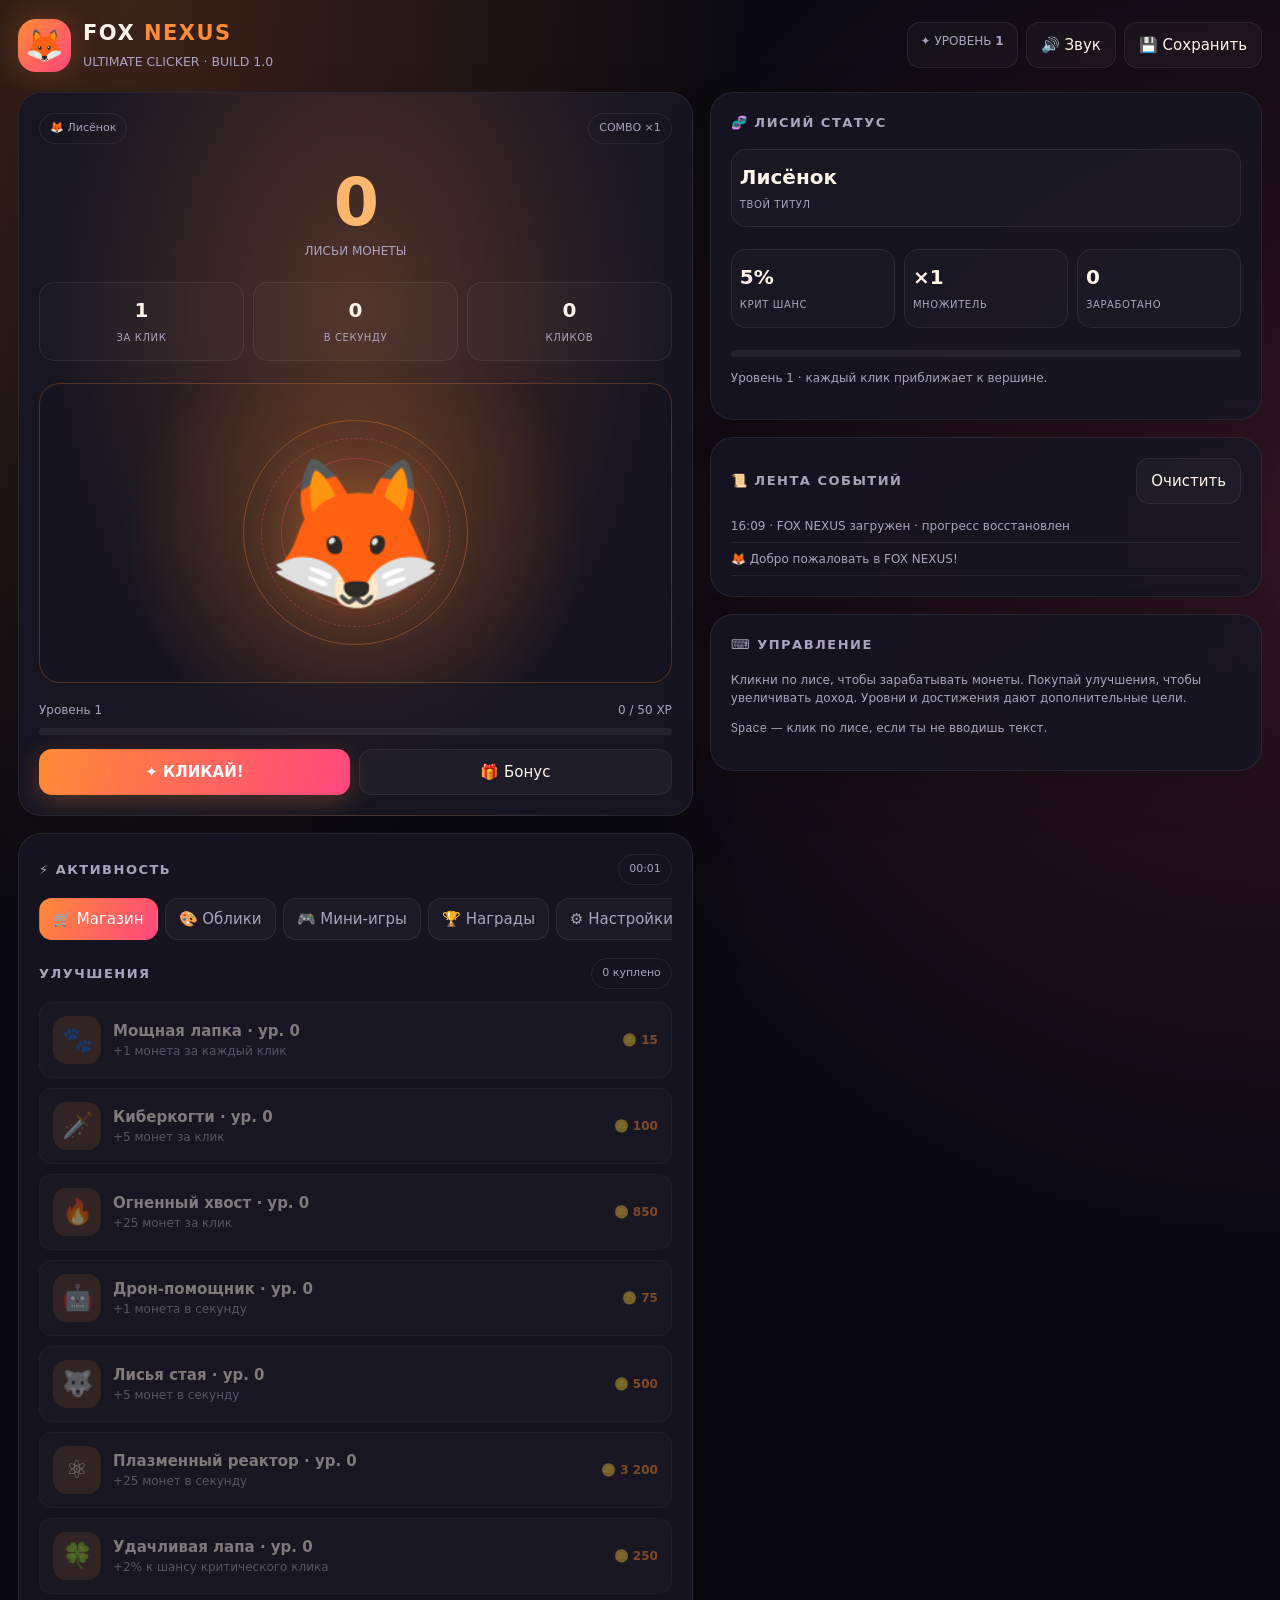
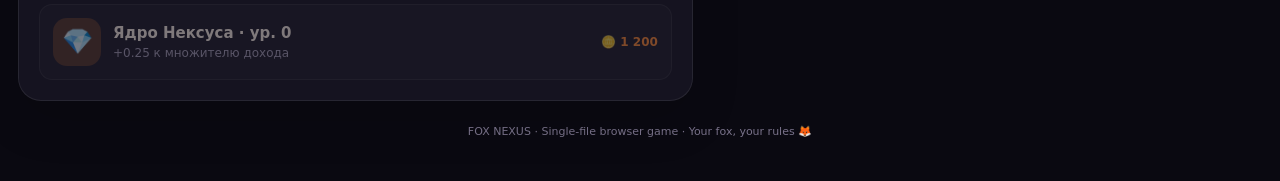
<file: templates/fox.html>
<!DOCTYPE html>
<html lang="ru">
<head>
<meta charset="UTF-8">
<meta name="viewport" content="width=device-width,initial-scale=1">
<title>FOX NEXUS — Ultimate Clicker</title>
<style>
:root{
  --accent:#ff8b36;--accent2:#ff477e;--bg:#0a0911;
  --panel:#171522;--text:#fff5eb;--muted:#aaa3bd;
  --line:#ffffff14;--glow:#ff8b3640;--scale:1;
}
*{box-sizing:border-box}
body{
  margin:0;background:
  radial-gradient(ellipse at 10% 0%,color-mix(in srgb,var(--accent) 20%,transparent),transparent 38%),
  radial-gradient(ellipse at 100% 30%,color-mix(in srgb,var(--accent2) 16%,transparent),transparent 40%),
  var(--bg);
  color:var(--text);font:15px/1.5 system-ui,Segoe UI,sans-serif;
  min-height:100vh;transition:background .35s,color .25s;
}
button,input,select{font:inherit}
button{color:inherit;cursor:pointer}
button:focus-visible,input:focus-visible,select:focus-visible{outline:2px solid var(--accent);outline-offset:3px}
button:disabled{opacity:.45;cursor:not-allowed}
button:active:not(:disabled){transform:scale(.97)}
*{scrollbar-color:var(--accent) transparent}
.app{max-width:1400px;margin:auto;padding:18px}
.top{display:flex;justify-content:space-between;align-items:center;gap:12px;flex-wrap:wrap;margin-bottom:20px}
.brand{display:flex;align-items:center;gap:12px}
.logo{width:53px;height:53px;border-radius:18px;display:grid;place-items:center;font-size:31px;background:linear-gradient(135deg,var(--accent),var(--accent2));box-shadow:0 0 30px var(--glow)}
.brand h1{font-size:21px;margin:0;letter-spacing:1.5px}
.brand small{color:var(--muted)}
.top-right{display:flex;gap:8px;flex-wrap:wrap}
.pill,.btn,.tab,.setting,.upgrade,.achievement{
  border:1px solid var(--line);background:#ffffff08;border-radius:13px;
}
.pill{padding:9px 13px;color:var(--muted);font-size:12px}
.btn{padding:11px 14px;transition:.18s}
.btn:hover,.tab:hover,.upgrade:hover:not(:disabled){border-color:var(--accent);background:#ffffff0c}
.primary{background:linear-gradient(110deg,var(--accent),var(--accent2));border:0;font-weight:800;color:#fff;box-shadow:0 7px 24px var(--glow)}
.primary:hover{filter:brightness(1.1)}
.grid{display:grid;grid-template-columns:minmax(0,1.1fr) minmax(320px,.9fr);gap:17px;align-items:start}
.panel{background:color-mix(in srgb,var(--panel) 93%,transparent);border:1px solid var(--line);border-radius:23px;padding:20px;min-width:0;box-shadow:0 18px 50px #0002;backdrop-filter:blur(15px)}
.panel+.panel{margin-top:17px}
h2{font-size:13px;letter-spacing:1.5px;text-transform:uppercase;color:var(--muted);margin:0 0 16px}
.hero{position:relative;overflow:hidden;text-align:center;background:radial-gradient(ellipse at 50% 30%,var(--glow),transparent 65%),var(--panel)}
.hero-top{display:flex;justify-content:space-between;gap:8px;flex-wrap:wrap;text-align:left}
.badge{font-size:11px;border:1px solid var(--line);border-radius:100px;padding:6px 10px;color:var(--muted)}
.coins{font-size:clamp(35px,6vw,65px);line-height:1.15;font-weight:900;letter-spacing:-2px;margin:22px 0 2px;overflow-wrap:anywhere;background:linear-gradient(90deg,var(--accent),#ffe1a5,var(--accent2));background-size:200%;background-clip:text;color:transparent;animation:gradient 7s linear infinite}
@keyframes gradient{to{background-position:200%}}
.label{font-size:12px;color:var(--muted)}
.mini-stats{display:grid;grid-template-columns:repeat(3,minmax(0,1fr));gap:9px;margin:22px 0}
.stat{border:1px solid var(--line);background:#ffffff05;border-radius:15px;padding:12px 8px;min-width:0}
.stat strong{display:block;font-size:20px;overflow-wrap:anywhere}
.stat span{font-size:10px;color:var(--muted);letter-spacing:.6px}
.fox-stage{height:300px;border:1px solid color-mix(in srgb,var(--accent) 25%,transparent);border-radius:21px;display:grid;place-items:center;position:relative;overflow:hidden;background:radial-gradient(circle,var(--glow),transparent 66%),#00000012}
.ring{position:absolute;width:225px;height:225px;border:1px solid color-mix(in srgb,var(--accent) 35%,transparent);border-radius:50%;animation:spin 18s linear infinite}
.ring:before,.ring:after{content:"";position:absolute;inset:17px;border:1px dashed color-mix(in srgb,var(--accent2) 35%,transparent);border-radius:50%}
.ring:after{inset:37px;border-style:solid}
@keyframes spin{to{transform:rotate(360deg)}}
.fox-button{position:relative;z-index:2;border:0;background:transparent;font-size:clamp(95px,15vw,145px);filter:drop-shadow(0 0 25px var(--glow));user-select:none;touch-action:manipulation;transition:filter .15s}
.fox-button:hover{filter:drop-shadow(0 0 38px var(--accent))}
.fox-button.boop{animation:boop .2s ease}
@keyframes boop{0%{transform:scale(1)}40%{transform:scale(.83) rotate(-7deg)}75%{transform:scale(1.12) rotate(5deg)}100%{transform:scale(1)}}
.particle{position:absolute;z-index:3;pointer-events:none;font-weight:900;color:var(--accent);text-shadow:0 0 12px var(--glow);animation:fly .8s ease-out forwards}
@keyframes fly{to{transform:translate(var(--x),var(--y)) scale(.25) rotate(30deg);opacity:0}}
.progress{height:7px;border-radius:20px;background:#ffffff10;overflow:hidden;margin-top:9px}
.progress div{height:100%;width:0;background:linear-gradient(90deg,var(--accent),var(--accent2));transition:width .2s}
.xp-line{display:flex;justify-content:space-between;gap:10px;margin-top:18px;font-size:12px;color:var(--muted)}
.hero-actions{display:flex;gap:9px;margin-top:14px}
.hero-actions button{flex:1}
.tabs{display:flex;gap:7px;overflow:auto;margin-bottom:15px;padding-bottom:3px}
.tab{padding:9px 13px;white-space:nowrap;color:var(--muted)}
.tab.active{color:white;background:linear-gradient(120deg,var(--accent),var(--accent2));border-color:transparent}
.page{display:none}
.page.active{display:block;animation:appear .18s ease}
@keyframes appear{from{opacity:.5;transform:translateY(4px)}to{opacity:1;transform:none}}
.upgrades{display:grid;gap:10px}
.upgrade{padding:13px;display:flex;align-items:center;gap:12px;text-align:left;width:100%;transition:background .15s,border-color .15s}
.up-icon{width:48px;height:48px;flex-shrink:0;display:grid;place-items:center;border-radius:14px;background:var(--glow);font-size:25px}
.up-info{flex:1;min-width:0}
.up-info strong{display:block}
.up-info small{display:block;color:var(--muted);font-size:12px}
.up-price{white-space:nowrap;font-weight:800;font-size:12px;color:var(--accent)}
.section-head{display:flex;justify-content:space-between;gap:10px;align-items:center;margin-bottom:13px}
.section-head h2{margin:0}
.empty{padding:22px;text-align:center;color:var(--muted);font-size:13px}
.settings-grid{display:grid;gap:13px}
.setting{padding:14px}
.setting label{display:flex;justify-content:space-between;gap:12px;align-items:center;margin-bottom:9px;font-size:13px}
.setting output{color:var(--accent);font-weight:800}
input[type=range]{width:100%;accent-color:var(--accent)}
input[type=checkbox]{accent-color:var(--accent);width:18px;height:18px}
.colors{display:flex;gap:10px;flex-wrap:wrap}
.color-dot{width:34px;height:34px;border:2px solid #ffffff30;border-radius:50%;background:var(--c);cursor:pointer}
.color-dot.selected{outline:2px solid white;outline-offset:3px}
.themes{display:grid;grid-template-columns:repeat(2,minmax(0,1fr));gap:9px}
.theme{padding:13px;text-align:left;border:1px solid var(--line);border-radius:13px;background:#ffffff06}
.theme.selected{border-color:var(--accent);background:var(--glow)}
.theme strong{display:block}.theme small{color:var(--muted)}
.achievements{display:grid;grid-template-columns:repeat(2,minmax(0,1fr));gap:9px}
.achievement{padding:13px}
.achievement.locked{opacity:.48;filter:grayscale(.8)}
.achievement .a-icon{font-size:25px}
.achievement strong{display:block;font-size:12px}
.achievement small{color:var(--muted);font-size:11px}
.game-box{border:1px solid var(--line);border-radius:17px;padding:18px;text-align:center;background:#ffffff05}
.game-target{font-size:64px;min-height:115px;width:100%;border:0;background:transparent}
.game-result{min-height:24px;color:var(--accent);font-weight:800}
.log{max-height:155px;overflow:auto;display:grid;gap:7px;font-size:12px;color:var(--muted)}
.log div{padding-bottom:7px;border-bottom:1px solid var(--line)}
.footer{text-align:center;padding:23px;color:#79728a;font-size:11px}
.toast{position:fixed;z-index:20;bottom:20px;left:50%;transform:translate(-50%,20px);opacity:0;pointer-events:none;background:#201b2d;border:1px solid var(--accent);border-radius:13px;padding:12px 18px;box-shadow:0 10px 40px #0008;transition:.2s;max-width:90vw;text-align:center}
.toast.show{opacity:1;transform:translate(-50%,0)}
body.compact .panel{padding:13px;border-radius:16px}
body.compact .panel+.panel{margin-top:10px}
body.compact .fox-stage{height:220px}
body.no-motion *,body.no-motion *:before,body.no-motion *:after{animation:none!important;transition:none!important}
@media(max-width:850px){.grid{grid-template-columns:1fr}.app{padding:11px}.panel{padding:15px}.fox-stage{height:255px}}
@media(max-width:440px){.mini-stats{gap:5px}.stat strong{font-size:17px}.stat span{font-size:9px}.achievements{grid-template-columns:1fr}.coins{letter-spacing:-1px}}
</style>
</head>
<body>
<div class="app">
<header class="top">
  <div class="brand">
    <div class="logo">🦊</div>
    <div><h1>FOX <span style="color:var(--accent)">NEXUS</span></h1><small>ULTIMATE CLICKER · BUILD 1.0</small></div>
  </div>
  <div class="top-right">
    <div class="pill">✦ УРОВЕНЬ <b id="topLevel">1</b></div>
    <button class="btn" id="soundBtn">🔊 Звук</button>
    <button class="btn" id="saveBtn">💾 Сохранить</button>
  </div>
</header>

<div class="grid">
<main>
<section class="panel hero">
  <div class="hero-top"><span class="badge" id="rank">🦊 Лисёнок</span><span class="badge" id="combo">COMBO ×1</span></div>
  <div class="coins" id="coins">0</div><div class="label">ЛИСЬИ МОНЕТЫ</div>
  <div class="mini-stats">
    <div class="stat"><strong id="power">1</strong><span>ЗА КЛИК</span></div>
    <div class="stat"><strong id="income">0</strong><span>В СЕКУНДУ</span></div>
    <div class="stat"><strong id="allClicks">0</strong><span>КЛИКОВ</span></div>
  </div>
  <div class="fox-stage" id="stage">
    <div class="ring"></div>
    <button class="fox-button" id="fox" aria-label="Кликнуть по лисе">🦊</button>
  </div>
  <div class="xp-line"><span id="levelText">Уровень 1</span><span id="xpText">0 / 50 XP</span></div>
  <div class="progress"><div id="xpBar"></div></div>
  <div class="hero-actions">
    <button class="btn primary" id="clickHelp">✦ КЛИКАЙ!</button>
    <button class="btn" id="bonusBtn">🎁 Бонус</button>
  </div>
</section>

<section class="panel">
  <div class="section-head"><h2>⚡ Активность</h2><span class="badge" id="sessionTime">00:00</span></div>
  <div class="tabs" id="tabs">
    <button class="tab active" data-page="shop">🛒 Магазин</button>
    <button class="tab" data-page="skins">🎨 Облики</button>
    <button class="tab" data-page="games">🎮 Мини-игры</button>
    <button class="tab" data-page="achievements">🏆 Награды</button>
    <button class="tab" data-page="settings">⚙ Настройки</button>
  </div>

  <div class="page active" id="page-shop">
    <div class="section-head"><h2>Улучшения</h2><span class="badge" id="shopCount">0 куплено</span></div>
    <div class="upgrades" id="upgrades"></div>
  </div>

  <div class="page" id="page-skins">
    <h2>Выбери своего лиса</h2>
    <div class="upgrades" id="skins"></div>
    <div class="divider"></div>
    <h2>Цвет энергии</h2>
    <div class="colors" id="colors"></div>
  </div>

  <div class="page" id="page-games">
    <div class="game-box">
      <h2>⚡ Реакция лисы</h2>
      <p class="label">Запусти испытание, дождись зелёного сигнала и нажми кнопку как можно быстрее. Фальстарт не засчитывается.</p>
      <button class="btn primary" id="reactionStart">Начать испытание</button>
      <button class="game-target" id="reactionTarget" disabled>🦊</button>
      <div class="game-result" id="reactionResult">Готов?</div>
      <div class="label">Награда за успех: 25 монет + 10 XP</div>
    </div>
    <div class="divider"></div>
    <div class="game-box">
      <h2>🌠 Лисий сундук</h2>
      <p class="label">Раз в 60 секунд можно открыть сундук и получить случайную награду.</p>
      <button class="btn primary" id="chestBtn">🎁 Открыть сундук</button>
      <div class="game-result" id="chestResult"></div>
    </div>
  </div>

  <div class="page" id="page-achievements">
    <div class="section-head"><h2>Достижения</h2><span class="badge" id="achievementCount">0 / 6</span></div>
    <div class="achievements" id="achievements"></div>
  </div>

  <div class="page" id="page-settings">
    <h2>Персонализация</h2>
    <div class="settings-grid">
      <div class="setting">
        <label for="volume">Громкость <output id="volumeOut">35%</output></label>
        <input id="volume" type="range" min="0" max="100" value="35">
      </div>
      <div class="setting">
        <label for="scale">Размер интерфейса <output id="scaleOut">100%</output></label>
        <input id="scale" type="range" min="85" max="115" value="100">
      </div>
      <div class="setting">
        <label for="particles">Эффекты частиц <input id="particles" type="checkbox" checked></label>
        <label for="motion">Анимации <input id="motion" type="checkbox" checked></label>
        <label for="compact">Компактный режим <input id="compact" type="checkbox"></label>
      </div>
      <div class="setting">
        <label for="numberFormat">Формат чисел</label>
        <select id="numberFormat" style="width:100%;background:#211c30;color:white;border:1px solid var(--line);border-radius:9px;padding:10px">
          <option value="full">Полный: 1 250 000</option>
          <option value="short">Краткий: 1.25M</option>
        </select>
      </div>
      <div class="setting">
        <strong>💾 Сохранение</strong>
        <p class="label">Прогресс хранится в локальном хранилище этого браузера.</p>
        <div class="hero-actions">
          <button class="btn" id="exportBtn">Экспорт</button>
          <button class="btn" id="importBtn">Импорт</button>
        </div>
      </div>
      <div class="setting">
        <strong>⚠ Сброс прогресса</strong>
        <p class="label">Удалит монеты, покупки и уровни. Сначала можно экспортировать сохранение.</p>
        <button class="btn" id="resetBtn">Сбросить игру</button>
      </div>
    </div>
  </div>
</section>
</main>

<aside>
<section class="panel">
  <h2>🧬 Лисий статус</h2>
  <div class="stat"><strong id="rankAside">Лисёнок</strong><span>ТВОЙ ТИТУЛ</span></div>
  <div class="mini-stats">
    <div class="stat"><strong id="crit">5%</strong><span>КРИТ ШАНС</span></div>
    <div class="stat"><strong id="mult">×1</strong><span>МНОЖИТЕЛЬ</span></div>
    <div class="stat"><strong id="totalEarned">0</strong><span>ЗАРАБОТАНО</span></div>
  </div>
  <div class="progress"><div id="levelProgress"></div></div>
  <p class="label" id="rankDesc">Начало великого лисьего пути.</p>
</section>
<section class="panel">
  <div class="section-head"><h2>📜 Лента событий</h2><button class="btn" id="clearLog">Очистить</button></div>
  <div class="log" id="log"><div>🦊 Добро пожаловать в FOX NEXUS!</div></div>
</section>
<section class="panel">
  <h2>⌨ Управление</h2>
  <p class="label">Кликни по лисе, чтобы зарабатывать монеты. Покупай улучшения, чтобы увеличивать доход. Уровни и достижения дают дополнительные цели.</p>
  <p class="label"><kbd>Space</kbd> — клик по лисе, если ты не вводишь текст.</p>
</section>
</aside>
</div>
<footer class="footer">FOX NEXUS · Single-file browser game · Your fox, your rules 🦊</footer>
</div>
<div class="toast" id="toast" role="status" aria-live="polite"></div>
<input id="fileInput" type="file" accept=".json,application/json" hidden>

<script>
"use strict";

const $=id=>document.getElementById(id);
const fmt=(n)=>{
  n=Math.floor(n);
  if($("numberFormat")?.value==="short"){
    if(n>=1e12)return (n/1e12).toFixed(2)+"T";
    if(n>=1e9)return (n/1e9).toFixed(2)+"B";
    if(n>=1e6)return (n/1e6).toFixed(2)+"M";
    if(n>=1e3)return (n/1e3).toFixed(2)+"K";
  }
  return n.toLocaleString("ru-RU");
};
const clamp=(n,a,b)=>Math.max(a,Math.min(b,n));
const STORE="fox_nexus_save_v1";

const defaultState=()=>({
  coins:0,totalEarned:0,clicks:0,manual:0,level:1,xp:0,
  power:1,auto:0,crit:5,mult:1,combo:1,
  upgrades:{},skins:{fox:true},skin:"fox",color:"#ff8b36",
  sound:true,volume:35,scale:100,particles:true,motion:true,
  compact:false,numberFormat:"full",achievements:[],
  bonusReady:true,lastChest:0,lastSave:Date.now(),
  sessionStart:Date.now(),lastClick:0,streak:0
});

let S=defaultState();
let audioCtx=null,toastTimer=null,autoTimer=null,renderTimer=null;
let reactionTimer=null,reactionMode="idle",reactionStart=0;
let pendingExport=false;

const ITEMS=[
 {id:"paw",icon:"🐾",name:"Мощная лапка",desc:"+1 монета за каждый клик",base:15,growth:1.55,kind:"power",value:1},
 {id:"claw",icon:"🗡️",name:"Киберкогти",desc:"+5 монет за клик",base:100,growth:1.65,kind:"power",value:5},
 {id:"fire",icon:"🔥",name:"Огненный хвост",desc:"+25 монет за клик",base:850,growth:1.75,kind:"power",value:25},
 {id:"drone",icon:"🤖",name:"Дрон-помощник",desc:"+1 монета в секунду",base:75,growth:1.6,kind:"auto",value:1},
 {id:"pack",icon:"🐺",name:"Лисья стая",desc:"+5 монет в секунду",base:500,growth:1.7,kind:"auto",value:5},
 {id:"reactor",icon:"⚛️",name:"Плазменный реактор",desc:"+25 монет в секунду",base:3200,growth:1.8,kind:"auto",value:25},
 {id:"luck",icon:"🍀",name:"Удачливая лапа",desc:"+2% к шансу критического клика",base:250,growth:2.0,kind:"crit",value:2},
 {id:"core",icon:"💎",name:"Ядро Нексуса",desc:"+0.25 к множителю дохода",base:1200,growth:2.15,kind:"mult",value:.25}
];
const SKINS=[
 {id:"fox",name:"Огненная лиса",icon:"🦊",price:0,desc:"Классика. Огонь в сердце."},
 {id:"snow",name:"Снежный лис",icon:"🦊",price:500,desc:"Холодный стиль." ,color:"#8fdcff"},
 {id:"void",name:"Лиса Бездны",icon:"🌌",price:2500,desc:"Космическая энергия.",color:"#a78bfa"},
 {id:"cyber",name:"Кибер-лис",icon:"🤖",price:9000,desc:"Технологии будущего.",color:"#52ffd0"},
 {id:"gold",name:"Золотой лис",icon:"🦊",price:30000,desc:"Чистое золото.",color:"#ffd166"},
 {id:"demon",name:"Демон-лис",icon:"😈",price:100000,desc:"Сила легенды.",color:"#ff4d74"}
];
const COLORS=["#ff8b36","#ff477e","#a78bfa","#51e5ff","#56f0b1","#ffd166","#f3f4f6","#f05cff"];
const ACHS=[
 {id:"click1",icon:"🐾",name:"Первый след",desc:"Сделать первый клик",test:()=>S.clicks>=1,reward:10},
 {id:"click100",icon:"💯",name:"Разминка",desc:"Сделать 100 кликов",test:()=>S.clicks>=100,reward:100},
 {id:"coins1k",icon:"💰",name:"Богач",desc:"Заработать 1 000 монет",test:()=>S.totalEarned>=1000,reward:150},
 {id:"level5",icon:"⭐",name:"Восхождение",desc:"Достичь 5 уровня",test:()=>S.level>=5,reward:250},
 {id:"auto10",icon:"🤖",name:"Машина",desc:"Зарабатывать 10 монет/сек",test:()=>S.auto>=10,reward:300},
 {id:"million",icon:"👑",name:"Лисий магнат",desc:"Заработать 1 000 000 монет",test:()=>S.totalEarned>=1000000,reward:5000}
];

function toast(msg){
 const el=$("toast");el.textContent=msg;el.classList.add("show");
 clearTimeout(toastTimer);toastTimer=setTimeout(()=>el.classList.remove("show"),2300);
}
function log(msg){
 const row=document.createElement("div");
 row.textContent=new Date().toLocaleTimeString("ru-RU",{hour:"2-digit",minute:"2-digit"})+" · "+msg;
 $("log").prepend(row);
 while($("log").children.length>25)$("log").lastElementChild.remove();
}
function beep(freq=600,duration=.07,wave="sine"){
 if(!S.sound||S.volume<=0)return;
 try{
  const AC=window.AudioContext||window.webkitAudioContext;if(!AC)return;
  if(!audioCtx)audioCtx=new AC();
  if(audioCtx.state==="suspended")audioCtx.resume();
  const o=audioCtx.createOscillator(),g=audioCtx.createGain();
  o.type=wave;o.frequency.setValueAtTime(freq,audioCtx.currentTime);
  g.gain.setValueAtTime(.0001,audioCtx.currentTime);
  g.gain.exponentialRampToValueAtTime(.12*S.volume/100,audioCtx.currentTime+.01);
  g.gain.exponentialRampToValueAtTime(.0001,audioCtx.currentTime+duration);
  o.connect(g);g.connect(audioCtx.destination);
  o.start();o.stop(audioCtx.currentTime+duration+.02);
 }catch(e){}
}
function applyAppearance(){
 document.documentElement.style.setProperty("--accent",S.color);
 document.documentElement.style.setProperty("--accent2",S.color==="#ff8b36"?"#ff477e":S.color);
 document.documentElement.style.setProperty("--glow",S.color+"40");
 document.documentElement.style.setProperty("--scale",S.scale/100);
 document.body.style.fontSize=(15*S.scale/100)+"px";
 document.body.classList.toggle("compact",S.compact);
 document.body.classList.toggle("no-motion",!S.motion);
 $("soundBtn").textContent=S.sound?"🔊 Звук":"🔇 Звук";
 $("volume").value=S.volume;$("volumeOut").textContent=S.volume+"%";
 $("scale").value=S.scale;$("scaleOut").textContent=S.scale+"%";
 $("particles").checked=S.particles;$("motion").checked=S.motion;
 $("compact").checked=S.compact;$("numberFormat").value=S.numberFormat;
}
function levelNeed(){return Math.floor(50*Math.pow(S.level,1.45))}
function addXP(n){
 S.xp+=n;
 while(S.xp>=levelNeed()){
  S.xp-=levelNeed();S.level++;
  const gift=S.level*25;
  S.coins+=gift;S.totalEarned+=gift;
  toast("⭐ Уровень "+S.level+"! +"+fmt(gift)+" монет");
  log("Новый уровень "+S.level+" · бонус "+fmt(gift));
  beep(780,.14);setTimeout(()=>beep(1050,.18),100);
 }
}
function addCoins(amount,withXP=true){
 if(!Number.isFinite(amount)||amount<=0)return;
 S.coins+=amount;S.totalEarned+=amount;
 if(withXP)addXP(Math.max(1,Math.floor(Math.sqrt(amount))));
}
function clickPower(){
 return Math.max(1,Math.floor((S.power+Math.floor(S.combo/10))*S.mult));
}
function doClick(event,source="manual"){
 const now=Date.now();
 if(source==="manual"){
  if(now-S.lastClick<25)return;
  if(now-S.lastClick<900)S.streak++;else S.streak=0;
  S.combo=clamp(1+Math.floor(S.streak/5),1,10);
  S.lastClick=now;S.clicks++;S.manual++;
 }
 let amount=clickPower();
 const crit=Math.random()*100<S.crit;
 if(crit)amount*=3;
 addCoins(amount);
 if(S.particles&&source==="manual")particle(event,crit?"CRIT! +"+fmt(amount):"+"+fmt(amount));
 $("combo").textContent="COMBO ×"+S.combo;
 if(source==="manual"){
  const fox=$("fox");fox.classList.remove("boop");void fox.offsetWidth;fox.classList.add("boop");
  beep(crit?1000:550,crit?.11:.045,crit?"triangle":"sine");
 }
 checkAchievements();render();
}
function particle(event,text){
 const stage=$("stage"),p=document.createElement("span");
 p.className="particle";p.textContent=text;
 const r=stage.getBoundingClientRect();
 const x=event&&Number.isFinite(event.clientX)?event.clientX-r.left:r.width/2;
 const y=event&&Number.isFinite(event.clientY)?event.clientY-r.top:r.height/2;
 p.style.left=clamp(x,5,r.width-50)+"px";p.style.top=clamp(y,5,r.height-30)+"px";
 p.style.setProperty("--x",(Math.random()*90-45)+"px");
 p.style.setProperty("--y",(-50-Math.random()*65)+"px");
 stage.append(p);p.addEventListener("animationend",()=>p.remove(),{once:true});
}
function price(item){return Math.floor(item.base*Math.pow(item.growth,S.upgrades[item.id]||0))}
function buy(id){
 const item=ITEMS.find(i=>i.id===id);if(!item)return;
 const cost=price(item);
 if(S.coins<cost){toast("Не хватает монет! Нужно ещё "+fmt(cost-S.coins));beep(180,.1,"square");return}
 S.coins-=cost;S.upgrades[id]=(S.upgrades[id]||0)+1;
 if(item.kind==="power")S.power+=item.value;
 if(item.kind==="auto")S.auto+=item.value;
 if(item.kind==="crit")S.crit=clamp(S.crit+item.value,0,75);
 if(item.kind==="mult")S.mult+=item.value;
 addXP(Math.max(2,Math.floor(cost/10)));
 log("Куплено: "+item.name+" · уровень "+S.upgrades[id]);
 toast("Куплено: "+item.name+"!");
 beep(720,.08);setTimeout(()=>beep(920,.1),75);
 checkAchievements();render();
}
function renderShop(){
 const root=$("upgrades");root.replaceChildren();
 let count=0;
 for(const item of ITEMS){
  const lv=S.upgrades[item.id]||0;count+=lv;
  const cost=price(item),can=S.coins>=cost;
  const b=document.createElement("button");
  b.className="upgrade";b.dataset.buy=item.id;b.disabled=!can;
  const icon=document.createElement("span");icon.className="up-icon";icon.textContent=item.icon;
  const info=document.createElement("span");info.className="up-info";
  const name=document.createElement("strong");name.textContent=item.name+" · ур. "+lv;
  const desc=document.createElement("small");desc.textContent=item.desc;
  info.append(name,desc);
  const priceEl=document.createElement("span");priceEl.className="up-price";priceEl.textContent="🪙 "+fmt(cost);
  b.append(icon,info,priceEl);root.append(b);
 }
 $("shopCount").textContent=count+" куплено";
}
function renderSkins(){
 const root=$("skins");root.replaceChildren();
 for(const skin of SKINS){
  const owned=!!S.skins[skin.id],selected=S.skin===skin.id;
  const b=document.createElement("button");b.className="upgrade";b.dataset.skin=skin.id;
  const icon=document.createElement("span");icon.className="up-icon";icon.textContent=skin.icon;
  if(skin.color)icon.style.color=skin.color;
  const info=document.createElement("span");info.className="up-info";
  const n=document.createElement("strong");n.textContent=skin.name+(selected?" ✓":"");
  const d=document.createElement("small");d.textContent=skin.desc;
  info.append(n,d);
  const priceEl=document.createElement("span");priceEl.className="up-price";
  priceEl.textContent=selected?"Выбран":owned?"Надеть":"🪙 "+fmt(skin.price);
  b.append(icon,info,priceEl);root.append(b);
 }
 $("colors").replaceChildren();
 for(const color of COLORS){
  const b=document.createElement("button");b.className="color-dot"+(S.color===color?" selected":"");
  b.style.setProperty("--c",color);b.title=color;b.dataset.color=color;b.setAttribute("aria-label","Цвет "+color);
  $("colors").append(b);
 }
}
function selectSkin(id){
 const skin=SKINS.find(s=>s.id===id);if(!skin)return;
 if(!S.skins[id]){
  if(S.coins<skin.price){toast("Нужно "+fmt(skin.price)+" монет");return}
  S.coins-=skin.price;S.skins[id]=true;log("Открыт облик: "+skin.name);
 }
 S.skin=id;$("fox").textContent=skin.id==="void"?"🌌":skin.id==="cyber"?"🤖":skin.id==="demon"?"😈":"🦊";
 if(skin.color)S.color=skin.color;
 applyAppearance();render();toast("Облик выбран: "+skin.name);beep(800,.1);
}
function checkAchievements(){
 for(const a of ACHS){
  if(!S.achievements.includes(a.id)&&a.test()){
   S.achievements.push(a.id);S.coins+=a.reward;S.totalEarned+=a.reward;
   log("Достижение: "+a.name+" · награда "+fmt(a.reward));
   toast("🏆 "+a.name+" · +"+fmt(a.reward));
   beep(900,.15);addXP(10);
  }
 }
}
function renderAchievements(){
 const root=$("achievements");root.replaceChildren();
 for(const a of ACHS){
  const done=S.achievements.includes(a.id);
  const box=document.createElement("div");box.className="achievement"+(done?"":" locked");
  const icon=document.createElement("div");icon.className="a-icon";icon.textContent=done?a.icon:"🔒";
  const n=document.createElement("strong");n.textContent=a.name;
  const d=document.createElement("small");d.textContent=done?"Выполнено ✓":a.desc+" · "+fmt(a.reward)+" монет";
  box.append(icon,n,d);root.append(box);
 }
 $("achievementCount").textContent=S.achievements.length+" / "+ACHS.length;
}
function rankName(){
 if(S.level>=30)return "Лисий бог";
 if(S.level>=20)return "Повелитель Нексуса";
 if(S.level>=12)return "Кибер-лис";
 if(S.level>=7)return "Лисий магнат";
 if(S.level>=3)return "Хитрый лис";
 return "Лисёнок";
}
function render(){
 $("coins").textContent=fmt(S.coins);
 $("power").textContent=fmt(clickPower());
 $("income").textContent=fmt(S.auto*S.mult);
 $("allClicks").textContent=fmt(S.clicks);
 $("topLevel").textContent=S.level;
 $("levelText").textContent="Уровень "+S.level;
 $("xpText").textContent=fmt(S.xp)+" / "+fmt(levelNeed())+" XP";
 $("xpBar").style.width=clamp(S.xp/levelNeed()*100,0,100)+"%";
 $("levelProgress").style.width=clamp(S.xp/levelNeed()*100,0,100)+"%";
 $("crit").textContent=S.crit+"%";
 $("mult").textContent="×"+S.mult.toFixed(2).replace(/0+$/,"").replace(/\.$/,"");
 $("totalEarned").textContent=fmt(S.totalEarned);
 $("rank").textContent="🦊 "+rankName();
 $("rankAside").textContent=rankName();
 $("rankDesc").textContent="Уровень "+S.level+" · каждый клик приближает к вершине.";
 const sec=Math.floor((Date.now()-S.sessionStart)/1000);
 $("sessionTime").textContent=String(Math.floor(sec/60)).padStart(2,"0")+":"+String(sec%60).padStart(2,"0");
 renderShop();renderSkins();renderAchievements();
}
function save(silent=false){
 try{
  S.lastSave=Date.now();localStorage.setItem(STORE,JSON.stringify(S));
  if(!silent){toast("💾 Прогресс сохранён");log("Игра сохранена");}
 }catch(e){if(!silent)toast("Не удалось сохранить. Проверь настройки браузера.");}
}
function load(){
 try{
  const raw=localStorage.getItem(STORE);if(!raw)return;
  const data=JSON.parse(raw);if(!data||typeof data!=="object")return;
  const base=defaultState();
  S={...base,...data,
   upgrades:{...base.upgrades,...(data.upgrades||{})},
   skins:{...base.skins,...(data.skins||{})},
   achievements:Array.isArray(data.achievements)?data.achievements:[],
   sessionStart:Date.now()
  };
  // Защита от некорректных значений в сохранении.
  for(const k of ["coins","totalEarned","clicks","manual","level","xp","power","auto","crit","mult","volume","scale"]){
   if(!Number.isFinite(S[k])||S[k]<0)S[k]=base[k];
  }
  S.level=Math.max(1,Math.floor(S.level));
  S.crit=clamp(S.crit,0,75);S.volume=clamp(S.volume,0,100);S.scale=clamp(S.scale,85,115);
 }catch(e){S=defaultState();}
}
function exportSave(){
 const blob=new Blob([JSON.stringify(S,null,2)],{type:"application/json"});
 const url=URL.createObjectURL(blob),a=document.createElement("a");
 a.href=url;a.download="fox-nexus-save.json";a.click();
 setTimeout(()=>URL.revokeObjectURL(url),1000);toast("Файл сохранения подготовлен");
}
function switchPage(page){
 document.querySelectorAll(".tab").forEach(b=>b.classList.toggle("active",b.dataset.page===page));
 document.querySelectorAll(".page").forEach(p=>p.classList.toggle("active",p.id==="page-"+page));
}
function stopReaction(){
 clearTimeout(reactionTimer);reactionTimer=null;reactionMode="idle";
 $("reactionTarget").disabled=true;$("reactionTarget").textContent="🦊";
 $("reactionTarget").style.background="transparent";
}
function startReaction(){
 stopReaction();reactionMode="waiting";
 $("reactionStart").disabled=true;$("reactionTarget").disabled=false;
 $("reactionTarget").textContent="⏳";$("reactionResult").textContent="Жди зелёного сигнала...";
 $("reactionTarget").style.background="#ffbd2412";
 reactionTimer=setTimeout(()=>{
  if(reactionMode!=="waiting")return;
  reactionMode="ready";reactionStart=performance.now();
  $("reactionTarget").textContent="🟢 ЖМИ!";
  $("reactionTarget").style.background="#38ef8c24";
  beep(900,.1);
 },1000+Math.random()*2500);
}
function reactionClick(){
 if(reactionMode==="waiting"){
  stopReaction();$("reactionResult").textContent="Фальстарт! Попробуй ещё раз.";
  $("reactionStart").disabled=false;beep(200,.1,"square");return;
 }
 if(reactionMode!=="ready")return;
 const ms=Math.round(performance.now()-reactionStart);
 stopReaction();$("reactionStart").disabled=false;
 if(ms<800){
  addCoins(25);addXP(10);
  $("reactionResult").textContent=ms+" мс · Отличная реакция! +25 🪙";
  log("Мини-игра: реакция "+ms+" мс · награда 25 монет");
  toast("🎯 Испытание пройдено!");
 }else{
  $("reactionResult").textContent=ms+" мс · Можно быстрее!";
 }
 checkAchievements();render();save(true);
}
function openChest(){
 const now=Date.now(),remaining=60000-(now-S.lastChest);
 if(S.lastChest&&remaining>0){
  $("chestResult").textContent="Следующий сундук через "+Math.ceil(remaining/1000)+" сек.";
  return;
 }
 const reward=25+Math.floor(Math.random()*176)+S.level*5;
 S.lastChest=now;addCoins(reward);addXP(8);
 $("chestResult").textContent="🎉 Ты получил "+fmt(reward)+" монет!";
 log("Открыт лисий сундук · +"+fmt(reward));
 toast("🎁 Сундук: +"+fmt(reward));beep(820,.13);
 checkAchievements();render();save(true);
}

/* Все покупки обрабатываются через один делегированный обработчик. */
$("upgrades").addEventListener("click",e=>{
 const b=e.target.closest("[data-buy]");if(b&&!b.disabled)buy(b.dataset.buy);
});
$("skins").addEventListener("click",e=>{
 const b=e.target.closest("[data-skin]");if(b)selectSkin(b.dataset.skin);
});
$("colors").addEventListener("click",e=>{
 const b=e.target.closest("[data-color]");if(!b)return;
 S.color=b.dataset.color;applyAppearance();renderSkins();save(true);beep(600,.05);
});
$("fox").addEventListener("click",e=>doClick(e));
$("clickHelp").addEventListener("click",()=>{$("fox").focus();toast("Жми на большую лису 🦊")});
$("bonusBtn").addEventListener("click",()=>{
 if(!S.bonusReady){toast("Бонус уже получен в этой сессии!");return}
 S.bonusReady=false;const n=100+S.level*20;
 addCoins(n);addXP(15);toast("🎁 Ежедневный бонус: +"+fmt(n));
 log("Получен стартовый бонус "+fmt(n));render();save(true);
});
$("tabs").addEventListener("click",e=>{
 const b=e.target.closest("[data-page]");if(b)switchPage(b.dataset.page);
});
$("soundBtn").addEventListener("click",()=>{
 S.sound=!S.sound;applyAppearance();save(true);
 if(S.sound)beep(700,.08);else toast("Звук выключен");
});
$("saveBtn").addEventListener("click",()=>save());
$("clearLog").addEventListener("click",()=>$("log").replaceChildren());
$("volume").addEventListener("input",e=>{S.volume=+e.target.value;applyAppearance();});
$("volume").addEventListener("change",()=>save(true));
$("scale").addEventListener("input",e=>{S.scale=+e.target.value;applyAppearance();});
$("scale").addEventListener("change",()=>save(true));
$("particles").addEventListener("change",e=>{S.particles=e.target.checked;save(true)});
$("motion").addEventListener("change",e=>{S.motion=e.target.checked;applyAppearance();save(true)});
$("compact").addEventListener("change",e=>{S.compact=e.target.checked;applyAppearance();save(true)});
$("numberFormat").addEventListener("change",e=>{S.numberFormat=e.target.value;render();save(true)});
$("reactionStart").addEventListener("click",startReaction);
$("reactionTarget").addEventListener("click",reactionClick);
$("chestBtn").addEventListener("click",openChest);
$("exportBtn").addEventListener("click",exportSave);
$("importBtn").addEventListener("click",()=>$("fileInput").click());
$("fileInput").addEventListener("change",async e=>{
 const file=e.target.files?.[0];if(!file)return;
 try{
  const data=JSON.parse(await file.text());
  if(!data||typeof data!=="object"||!Number.isFinite(data.coins)||!data.upgrades||!data.skins)throw Error("invalid");
  if(!confirm("Заменить текущий прогресс импортированным сохранением?"))return;
  localStorage.setItem(STORE,JSON.stringify(data));load();applyAppearance();render();toast("Сохранение импортировано");log("Прогресс импортирован");
 }catch(err){toast("Не удалось прочитать файл сохранения");}
 e.target.value="";
});
$("resetBtn").addEventListener("click",()=>{
 if(!confirm("Точно удалить весь прогресс? Экспортируй сохранение, если хочешь его оставить."))return;
 if(!confirm("Последнее подтверждение: сбросить игру?"))return;
 localStorage.removeItem(STORE);S=defaultState();applyAppearance();render();
 log("Начата новая игра");toast("Новая лисья жизнь 🦊");
});
document.addEventListener("keydown",e=>{
 if(e.code==="Space"&&!e.repeat&&!/INPUT|TEXTAREA|SELECT|BUTTON/.test(document.activeElement.tagName)){
  e.preventDefault();doClick(null);
 }
 if(e.key==="Escape"&&reactionMode!=="idle"){
  stopReaction();$("reactionStart").disabled=false;$("reactionResult").textContent="Испытание отменено";
 }
});
window.addEventListener("beforeunload",()=>save(true));

/* Экономика: отдельный единственный таймер пассивного дохода. */
function economyTick(){
 if(S.auto>0){
  const earned=S.auto*S.mult;
  S.coins+=earned;S.totalEarned+=earned;
  // XP за пассивный доход начисляется реже.
  if(Math.floor(Date.now()/1000)%5===0)addXP(1);
 }
 checkAchievements();
 render();
}
load();applyAppearance();render();
log("FOX NEXUS загружен · прогресс восстановлен");
autoTimer=setInterval(economyTick,1000);
renderTimer=setInterval(()=>save(true),15000);
</script>
</body>
</html>
</file>
